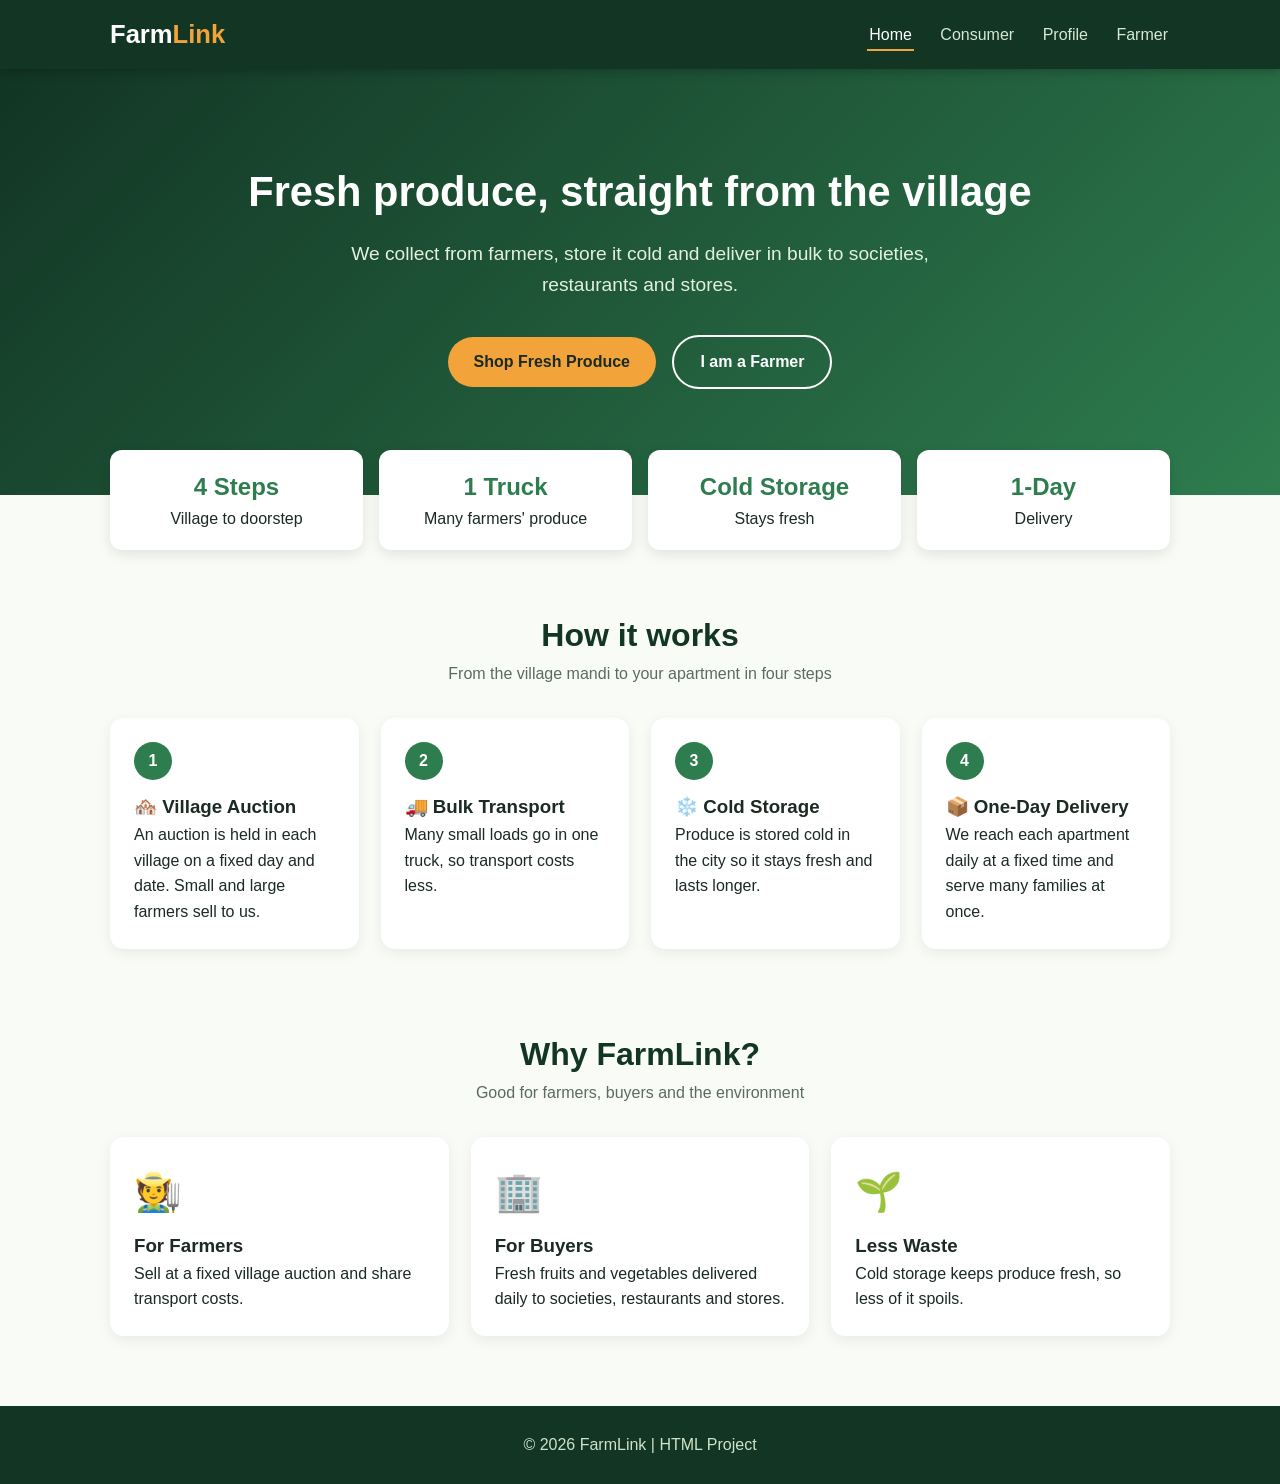
<file: index.html>
<!DOCTYPE html>
<html lang="en">
<head>
  <meta charset="UTF-8">
  <meta name="viewport" content="width=device-width, initial-scale=1.0">
  <title>FarmLink | Fresh Produce Marketplace</title>
  <link rel="stylesheet" href="style.css">
</head>
<body>

<header>
  <div class="nav-bar">
    <h1 class="logo">Farm<span>Link</span></h1>
    <nav>
      <a href="index.html" class="active">Home</a>
      <a href="consumer.html">Consumer</a>
      <a href="profile.html">Profile</a>
      <a href="farmer.html">Farmer</a>
    </nav>
  </div>
</header>

<main>
  <section class="hero">
    <h2>Fresh produce, straight from the village</h2>
    <p>We collect from farmers, store it cold and deliver in bulk to societies, restaurants and stores.</p>
    <a class="btn btn-primary" href="consumer.html">Shop Fresh Produce</a>
    <a class="btn btn-outline" href="farmer.html">I am a Farmer</a>
  </section>

  <div class="stats">
    <div class="stat"><strong>4 Steps</strong>Village to doorstep</div>
    <div class="stat"><strong>1 Truck</strong>Many farmers' produce</div>
    <div class="stat"><strong>Cold Storage</strong>Stays fresh</div>
    <div class="stat"><strong>1-Day</strong>Delivery</div>
  </div>

  <section class="page-section">
    <h2 class="section-title">How it works</h2>
    <p class="section-sub">From the village mandi to your apartment in four steps</p>
    <div class="grid">
      <div class="card">
        <div class="step-num">1</div>
        <h3>🏘️ Village Auction</h3>
        <p>An auction is held in each village on a fixed day and date. Small and large farmers sell to us.</p>
      </div>
      <div class="card">
        <div class="step-num">2</div>
        <h3>🚚 Bulk Transport</h3>
        <p>Many small loads go in one truck, so transport costs less.</p>
      </div>
      <div class="card">
        <div class="step-num">3</div>
        <h3>❄️ Cold Storage</h3>
        <p>Produce is stored cold in the city so it stays fresh and lasts longer.</p>
      </div>
      <div class="card">
        <div class="step-num">4</div>
        <h3>📦 One-Day Delivery</h3>
        <p>We reach each apartment daily at a fixed time and serve many families at once.</p>
      </div>
    </div>
  </section>

  <section class="page-section">
    <h2 class="section-title">Why FarmLink?</h2>
    <p class="section-sub">Good for farmers, buyers and the environment</p>
    <div class="grid">
      <div class="card"><div class="icon">🧑‍🌾</div><h3>For Farmers</h3><p>Sell at a fixed village auction and share transport costs.</p></div>
      <div class="card"><div class="icon">🏢</div><h3>For Buyers</h3><p>Fresh fruits and vegetables delivered daily to societies, restaurants and stores.</p></div>
      <div class="card"><div class="icon">🌱</div><h3>Less Waste</h3><p>Cold storage keeps produce fresh, so less of it spoils.</p></div>
    </div>
  </section>
</main>

<footer><p>&copy; 2026 FarmLink | HTML Project</p></footer>

</body>
</html>
</file>
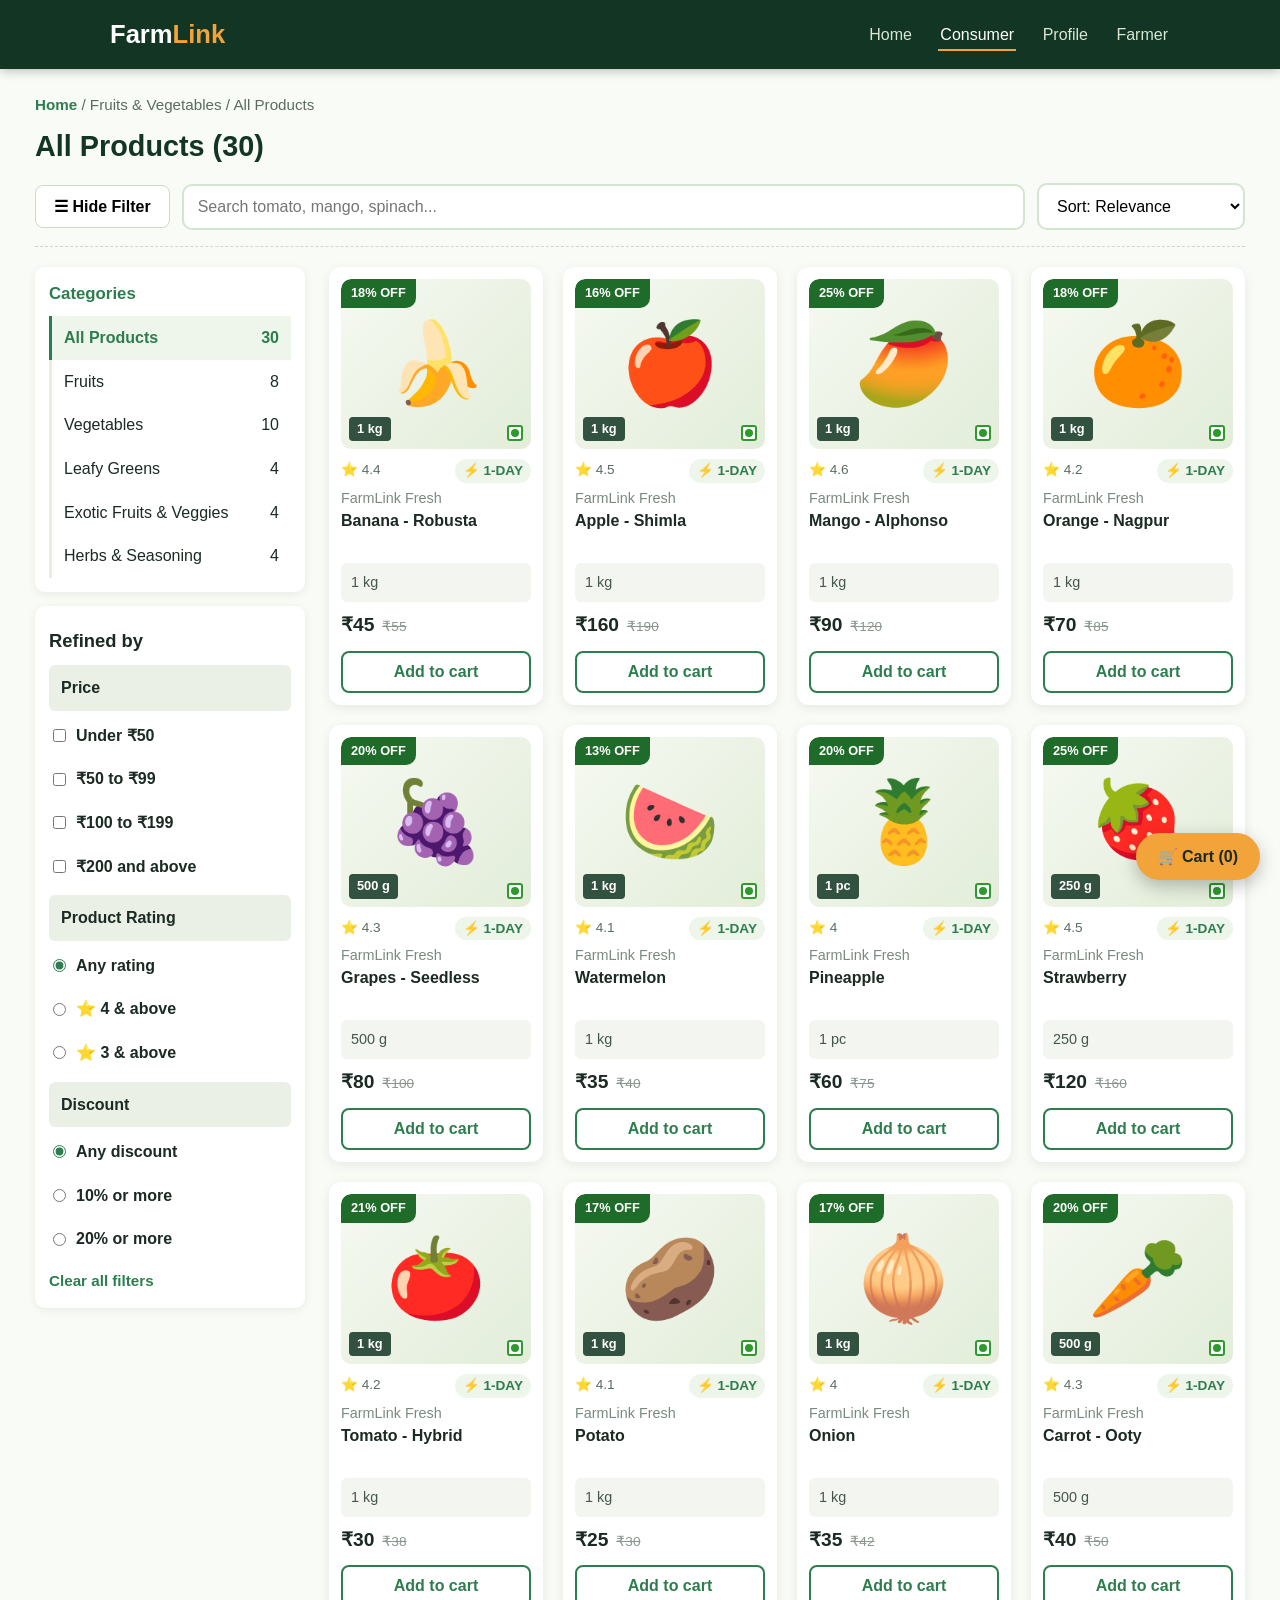
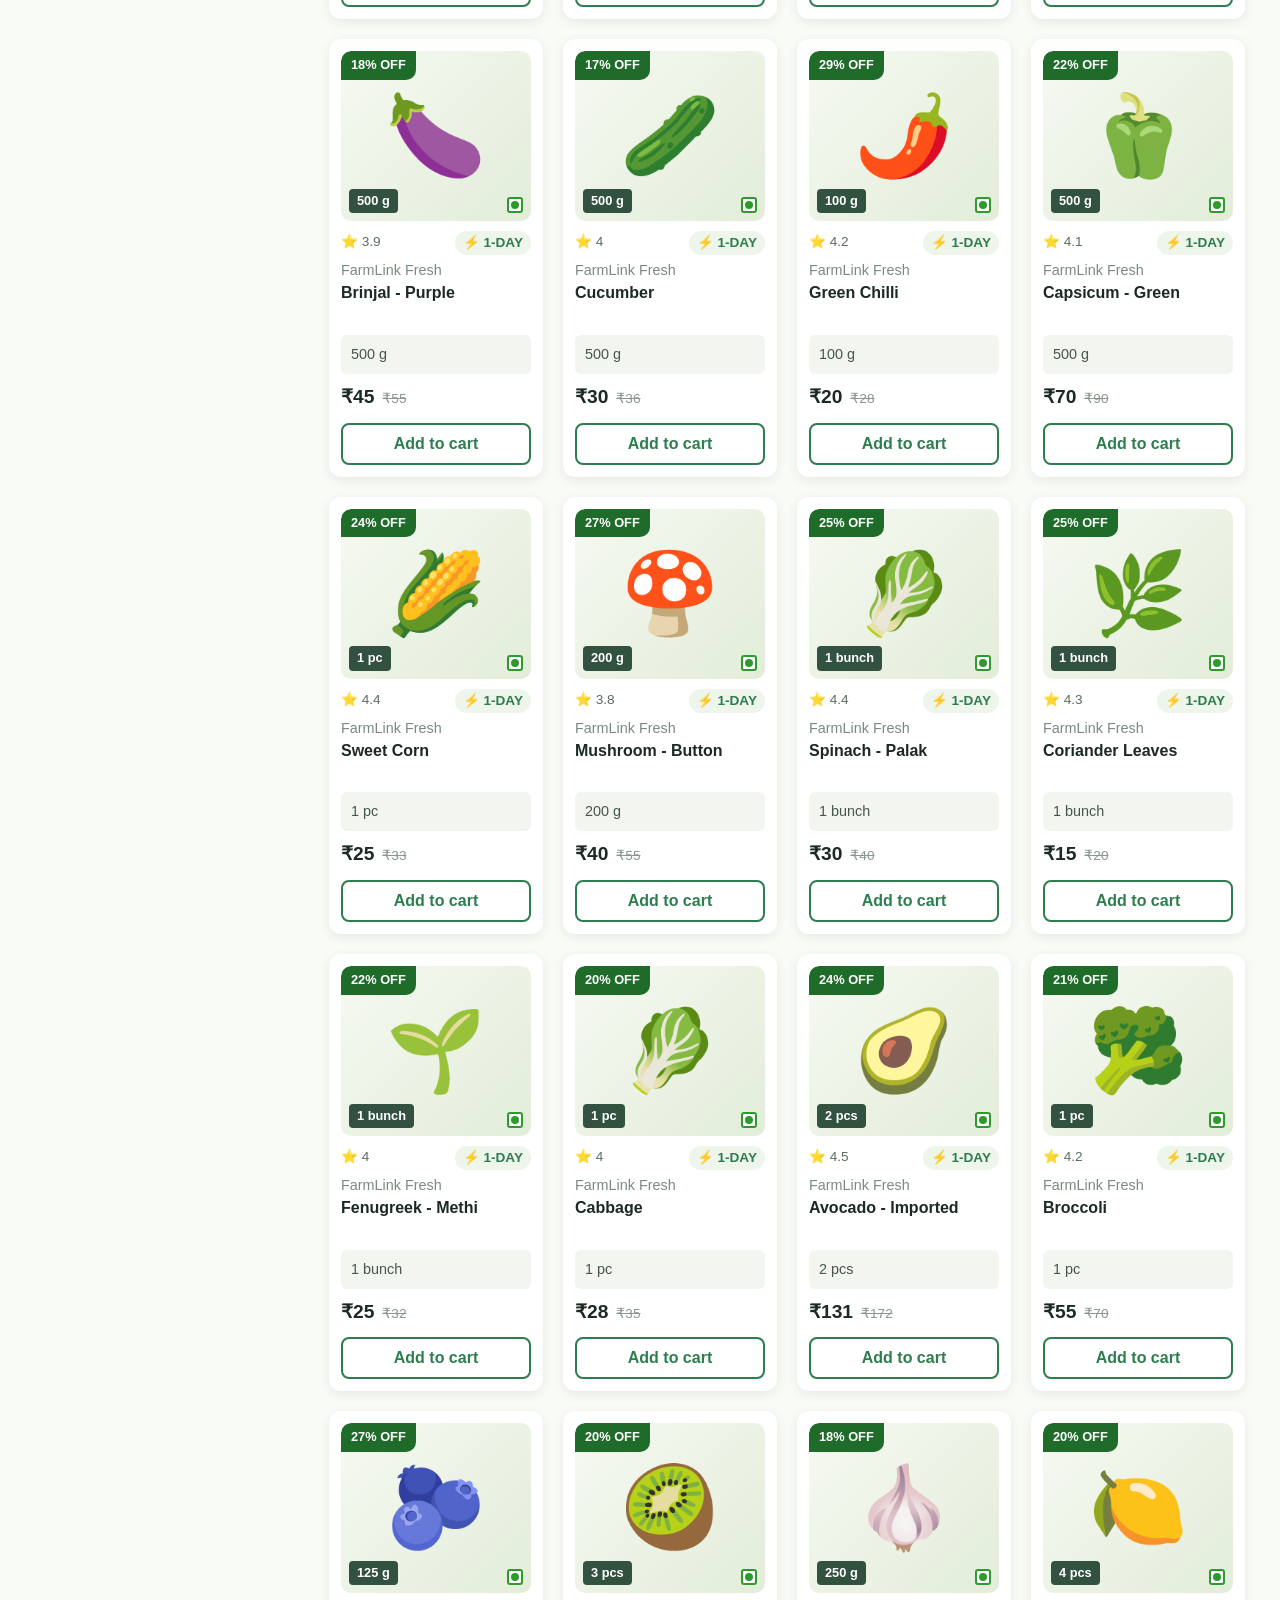
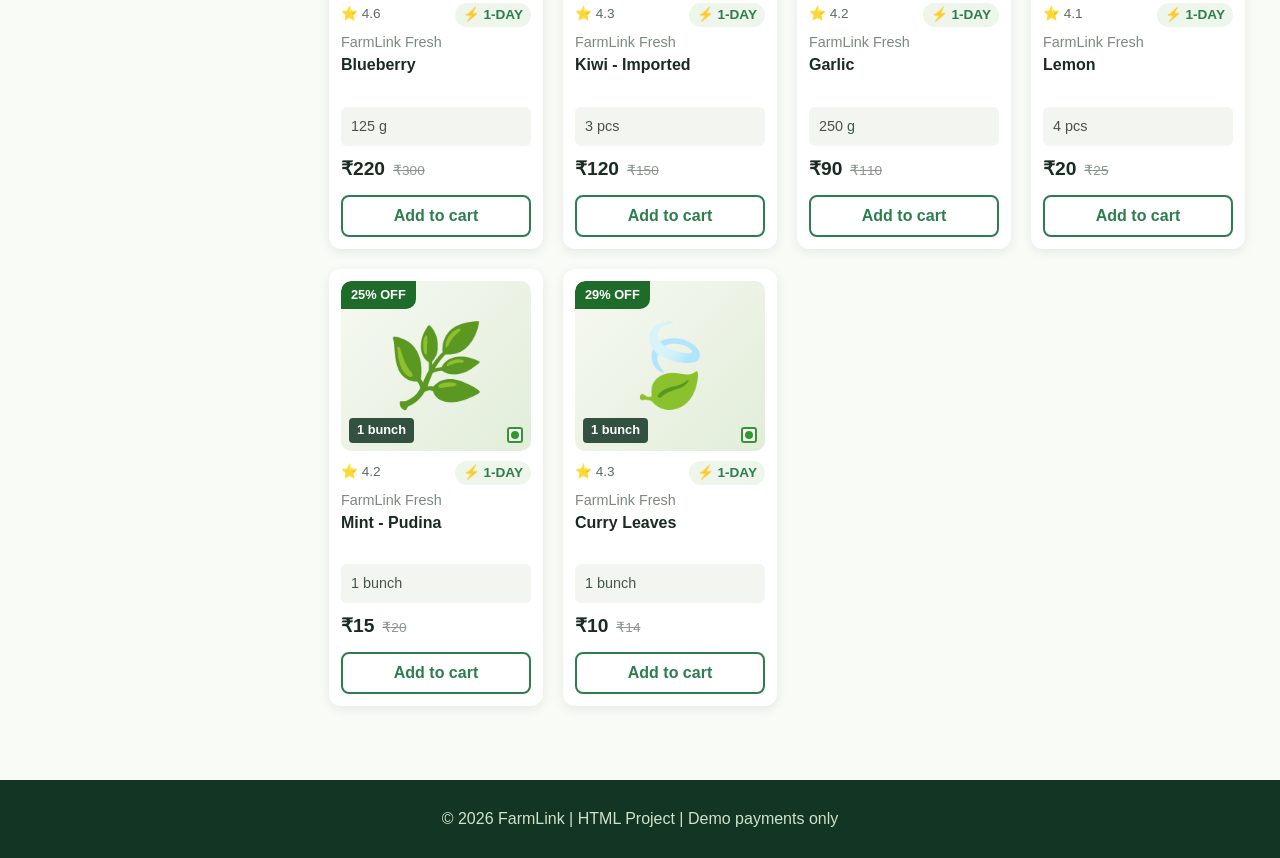
<file: consumer.html>
<!DOCTYPE html>
<html lang="en">
<head>
  <meta charset="UTF-8">
  <meta name="viewport" content="width=device-width, initial-scale=1.0">
  <title>Consumer | FarmLink</title>
  <link rel="stylesheet" href="style.css">
</head>
<body>

<header>
  <div class="nav-bar">
    <h1 class="logo">Farm<span>Link</span></h1>
    <nav>
      <a href="index.html">Home</a>
      <a href="consumer.html" class="active">Consumer</a>
      <a href="profile.html">Profile</a>
      <a href="farmer.html">Farmer</a>
    </nav>
  </div>
</header>

<main>
  <div class="shop-wrap">
    <p class="breadcrumb"><a href="index.html">Home</a> / Fruits &amp; Vegetables / <span id="crumb">All Products</span></p>
    <h2 class="shop-title" id="shopTitle">All Products</h2>
    <p class="welcome-text" id="welcome"></p>

    <div class="toolbar">
      <button class="tool-btn" id="filterBtn" onclick="toggleFilters()">☰ Hide Filter</button>
      <input type="text" id="search" placeholder="Search tomato, mango, spinach..." oninput="onSearch(this.value)">
      <select id="sortBox" onchange="onSort(this.value)">
        <option value="relevance">Sort: Relevance</option>
        <option value="low">Price: Low to High</option>
        <option value="high">Price: High to Low</option>
        <option value="rating">Rating: High to Low</option>
        <option value="discount">Discount: High to Low</option>
        <option value="name">Name: A to Z</option>
      </select>
    </div>

    <div class="shop-body" id="shopBody">

      <aside class="filters">
        <div class="filter-box">
          <h4>Categories</h4>
          <div id="catList"></div>
        </div>

        <div class="filter-box">
          <p class="refined">Refined by</p>

          <div class="filter-title">Price</div>
          <div id="priceFilters"></div>

          <div class="filter-title">Product Rating</div>
          <label class="check"><input type="radio" name="rate" value="0" checked onchange="onRating(0)"> Any rating</label>
          <label class="check"><input type="radio" name="rate" value="4" onchange="onRating(4)"> ⭐ 4 &amp; above</label>
          <label class="check"><input type="radio" name="rate" value="3" onchange="onRating(3)"> ⭐ 3 &amp; above</label>

          <div class="filter-title">Discount</div>
          <label class="check"><input type="radio" name="disc" value="0" checked onchange="onDiscount(0)"> Any discount</label>
          <label class="check"><input type="radio" name="disc" value="10" onchange="onDiscount(10)"> 10% or more</label>
          <label class="check"><input type="radio" name="disc" value="20" onchange="onDiscount(20)"> 20% or more</label>

          <button class="clear-link" onclick="clearFilters()">Clear all filters</button>
        </div>
      </aside>

      <div class="product-grid" id="productGrid"></div>
    </div>
  </div>
</main>

<footer><p>&copy; 2026 FarmLink | HTML Project | Demo payments only</p></footer>

<!-- Cart button, dark overlay and sliding cart panel -->
<button class="cart-fab" onclick="toggleCart()">🛒 Cart (<span id="fabCount">0</span>)</button>
<div class="overlay" id="overlay" onclick="toggleCart()"></div>

<aside class="drawer" id="drawer">
  <div class="drawer-head">
    <h3>🛒 Your Cart (<span id="cartCount">0</span> items)</h3>
    <button class="close-btn" onclick="toggleCart()">✕</button>
  </div>

  <div id="cartList"><p>Your cart is empty.</p></div>
  <p class="cart-total">Total: ₹<span id="cartTotal">0</span></p>

  <div class="form-row">
    <label for="area">Society / delivery area</label>
    <input type="text" id="area" placeholder="e.g. Green Valley Apartments">
    <p class="pay-note">Tip: save it once on the <a href="profile.html" style="color:var(--green);font-weight:700;">Profile</a> page.</p>
  </div>

  <p class="pay-title">💳 Payment method <span class="demo-badge">DEMO</span></p>

  <label class="pay-option selected" id="opt-upi">
    <input type="radio" name="pay" value="UPI" checked onchange="choosePay()"> 📱 UPI
  </label>
  <label class="pay-option" id="opt-card">
    <input type="radio" name="pay" value="Card" onchange="choosePay()"> 💳 Debit / Credit Card
  </label>
  <label class="pay-option" id="opt-cod">
    <input type="radio" name="pay" value="Cash on Delivery" onchange="choosePay()"> 💵 Cash on Delivery
  </label>

  <div class="form-row" id="upiBox">
    <label for="upiId">UPI ID</label>
    <input type="text" id="upiId" placeholder="e.g. name@upi">
  </div>
  <p class="pay-note" id="payNote"></p>

  <button class="btn btn-primary" id="payBtn" onclick="payNow()">Pay &amp; place order</button>
  <button class="btn btn-green" onclick="clearCart()">Clear</button>
  <p class="message" id="orderMsg"></p>
  <div id="receipt"></div>
</aside>

<div class="toast" id="toast"></div>

<script>
  // ================= PRODUCT DATA =================
  // To use a real photo, put the file in an "images" folder and write
  // image: "images/tomato.jpg"  (leave "" to show the emoji)
  // Prices are sample prices for the project.
  const products = [
    { id: 1,  name: "Banana - Robusta",    cat: "Fruits",       emoji: "🍌", price: 45,  mrp: 55,  unit: "1 kg",    rating: 4.4, image: "" },
    { id: 2,  name: "Apple - Shimla",      cat: "Fruits",       emoji: "🍎", price: 160, mrp: 190, unit: "1 kg",    rating: 4.5, image: "" },
    { id: 3,  name: "Mango - Alphonso",    cat: "Fruits",       emoji: "🥭", price: 90,  mrp: 120, unit: "1 kg",    rating: 4.6, image: "" },
    { id: 4,  name: "Orange - Nagpur",     cat: "Fruits",       emoji: "🍊", price: 70,  mrp: 85,  unit: "1 kg",    rating: 4.2, image: "" },
    { id: 5,  name: "Grapes - Seedless",   cat: "Fruits",       emoji: "🍇", price: 80,  mrp: 100, unit: "500 g",   rating: 4.3, image: "" },
    { id: 6,  name: "Watermelon",          cat: "Fruits",       emoji: "🍉", price: 35,  mrp: 40,  unit: "1 kg",    rating: 4.1, image: "" },
    { id: 7,  name: "Pineapple",           cat: "Fruits",       emoji: "🍍", price: 60,  mrp: 75,  unit: "1 pc",    rating: 4.0, image: "" },
    { id: 8,  name: "Strawberry",          cat: "Fruits",       emoji: "🍓", price: 120, mrp: 160, unit: "250 g",   rating: 4.5, image: "" },

    { id: 9,  name: "Tomato - Hybrid",     cat: "Vegetables",   emoji: "🍅", price: 30,  mrp: 38,  unit: "1 kg",    rating: 4.2, image: "" },
    { id: 10, name: "Potato",              cat: "Vegetables",   emoji: "🥔", price: 25,  mrp: 30,  unit: "1 kg",    rating: 4.1, image: "" },
    { id: 11, name: "Onion",               cat: "Vegetables",   emoji: "🧅", price: 35,  mrp: 42,  unit: "1 kg",    rating: 4.0, image: "" },
    { id: 12, name: "Carrot - Ooty",       cat: "Vegetables",   emoji: "🥕", price: 40,  mrp: 50,  unit: "500 g",   rating: 4.3, image: "" },
    { id: 13, name: "Brinjal - Purple",    cat: "Vegetables",   emoji: "🍆", price: 45,  mrp: 55,  unit: "500 g",   rating: 3.9, image: "" },
    { id: 14, name: "Cucumber",            cat: "Vegetables",   emoji: "🥒", price: 30,  mrp: 36,  unit: "500 g",   rating: 4.0, image: "" },
    { id: 15, name: "Green Chilli",        cat: "Vegetables",   emoji: "🌶️", price: 20,  mrp: 28,  unit: "100 g",   rating: 4.2, image: "" },
    { id: 16, name: "Capsicum - Green",    cat: "Vegetables",   emoji: "🫑", price: 70,  mrp: 90,  unit: "500 g",   rating: 4.1, image: "" },
    { id: 17, name: "Sweet Corn",          cat: "Vegetables",   emoji: "🌽", price: 25,  mrp: 33,  unit: "1 pc",    rating: 4.4, image: "" },
    { id: 18, name: "Mushroom - Button",   cat: "Vegetables",   emoji: "🍄", price: 40,  mrp: 55,  unit: "200 g",   rating: 3.8, image: "" },

    { id: 19, name: "Spinach - Palak",     cat: "Leafy Greens", emoji: "🥬", price: 30,  mrp: 40,  unit: "1 bunch", rating: 4.4, image: "" },
    { id: 20, name: "Coriander Leaves",    cat: "Leafy Greens", emoji: "🌿", price: 15,  mrp: 20,  unit: "1 bunch", rating: 4.3, image: "" },
    { id: 21, name: "Fenugreek - Methi",   cat: "Leafy Greens", emoji: "🌱", price: 25,  mrp: 32,  unit: "1 bunch", rating: 4.0, image: "" },
    { id: 22, name: "Cabbage",             cat: "Leafy Greens", emoji: "🥬", price: 28,  mrp: 35,  unit: "1 pc",    rating: 4.0, image: "" },

    { id: 23, name: "Avocado - Imported",  cat: "Exotic Fruits & Veggies", emoji: "🥑", price: 131, mrp: 172, unit: "2 pcs",  rating: 4.5, image: "" },
    { id: 24, name: "Broccoli",            cat: "Exotic Fruits & Veggies", emoji: "🥦", price: 55,  mrp: 70,  unit: "1 pc",   rating: 4.2, image: "" },
    { id: 25, name: "Blueberry",           cat: "Exotic Fruits & Veggies", emoji: "🫐", price: 220, mrp: 300, unit: "125 g",  rating: 4.6, image: "" },
    { id: 26, name: "Kiwi - Imported",     cat: "Exotic Fruits & Veggies", emoji: "🥝", price: 120, mrp: 150, unit: "3 pcs",  rating: 4.3, image: "" },

    { id: 27, name: "Garlic",              cat: "Herbs & Seasoning", emoji: "🧄", price: 90, mrp: 110, unit: "250 g",   rating: 4.2, image: "" },
    { id: 28, name: "Lemon",               cat: "Herbs & Seasoning", emoji: "🍋", price: 20, mrp: 25,  unit: "4 pcs",   rating: 4.1, image: "" },
    { id: 29, name: "Mint - Pudina",       cat: "Herbs & Seasoning", emoji: "🌿", price: 15, mrp: 20,  unit: "1 bunch", rating: 4.2, image: "" },
    { id: 30, name: "Curry Leaves",        cat: "Herbs & Seasoning", emoji: "🍃", price: 10, mrp: 14,  unit: "1 bunch", rating: 4.3, image: "" }
  ];

  const categories = ["Fruits", "Vegetables", "Leafy Greens", "Exotic Fruits & Veggies", "Herbs & Seasoning"];

  // price ranges: min is included, max is not included
  const priceRanges = [
    { label: "Under ₹50",       min: 0,   max: 50 },
    { label: "₹50 to ₹99",      min: 50,  max: 100 },
    { label: "₹100 to ₹199",    min: 100, max: 200 },
    { label: "₹200 and above",  min: 200, max: Infinity }
  ];

  // ================= FILTER STATE =================
  let filters = { cat: "All", search: "", sort: "relevance", ranges: [], rating: 0, discount: 0 };

  function discountOf(p) {
    return Math.round((p.mrp - p.price) / p.mrp * 100);
  }

  function getVisible() {
    let list = products.filter(function (p) {
      if (filters.cat !== "All" && p.cat !== filters.cat) { return false; }
      if (filters.search !== "" && p.name.toLowerCase().indexOf(filters.search) === -1) { return false; }
      if (p.rating < filters.rating) { return false; }
      if (discountOf(p) < filters.discount) { return false; }
      if (filters.ranges.length > 0) {
        const ok = filters.ranges.some(function (i) {
          return p.price >= priceRanges[i].min && p.price < priceRanges[i].max;
        });
        if (!ok) { return false; }
      }
      return true;
    });

    if (filters.sort === "low")      { list.sort(function (a, b) { return a.price - b.price; }); }
    if (filters.sort === "high")     { list.sort(function (a, b) { return b.price - a.price; }); }
    if (filters.sort === "rating")   { list.sort(function (a, b) { return b.rating - a.rating; }); }
    if (filters.sort === "discount") { list.sort(function (a, b) { return discountOf(b) - discountOf(a); }); }
    if (filters.sort === "name")     { list.sort(function (a, b) { return a.name.localeCompare(b.name); }); }
    return list;
  }

  // ================= DRAWING THE PAGE =================
  function cardHTML(p) {
    const off = discountOf(p);
    const pic = p.image
      ? '<img src="' + p.image + '" alt="' + p.name + '">'
      : '<span class="emoji-big">' + p.emoji + '</span>';
    return '<div class="p-card">' +
      '<div class="p-img">' +
        (off > 0 ? '<span class="off-tag">' + off + '% OFF</span>' : '') +
        pic +
        '<span class="pack-tag">' + p.unit + '</span>' +
        '<span class="veg-dot"></span>' +
      '</div>' +
      '<div class="p-meta"><span>⭐ ' + p.rating + '</span><span class="fast">⚡ 1-DAY</span></div>' +
      '<div class="p-brand">FarmLink Fresh</div>' +
      '<div class="p-name">' + p.name + '</div>' +
      '<div class="p-unit">' + p.unit + '</div>' +
      '<div class="p-price"><strong>₹' + p.price + '</strong><span class="mrp">₹' + p.mrp + '</span></div>' +
      '<button class="add-btn" onclick="addToCart(' + p.id + ')">Add to cart</button>' +
    '</div>';
  }

  function renderCategories() {
    let html = '<div class="cat-item' + (filters.cat === "All" ? ' active' : '') +
               '" onclick="setCategory(\'All\')"><span>All Products</span><span>' + products.length + '</span></div>';
    categories.forEach(function (c) {
      const count = products.filter(function (p) { return p.cat === c; }).length;
      html += '<div class="cat-item' + (filters.cat === c ? ' active' : '') +
              '" onclick="setCategory(\'' + c.replace("&", "&amp;") + '\')"><span>' + c + '</span><span>' + count + '</span></div>';
    });
    document.getElementById("catList").innerHTML = html;
  }

  function renderPriceFilters() {
    let html = "";
    priceRanges.forEach(function (r, i) {
      html += '<label class="check"><input type="checkbox" onchange="onPrice(' + i + ', this.checked)"> ' + r.label + '</label>';
    });
    document.getElementById("priceFilters").innerHTML = html;
  }

  function render() {
    const list = getVisible();
    const title = (filters.cat === "All" ? "All Products" : filters.cat);
    document.getElementById("shopTitle").textContent = title + " (" + list.length + ")";
    document.getElementById("crumb").textContent = title;

    if (list.length === 0) {
      document.getElementById("productGrid").innerHTML =
        '<div class="empty-msg"><h3>No products found</h3><p>Try clearing some filters.</p></div>';
    } else {
      document.getElementById("productGrid").innerHTML = list.map(cardHTML).join("");
    }
    renderCategories();
  }

  // ================= FILTER ACTIONS =================
  function setCategory(name) { filters.cat = name.replace("&amp;", "&"); render(); }
  function onSearch(text)    { filters.search = text.toLowerCase().trim(); render(); }
  function onSort(value)     { filters.sort = value; render(); }
  function onRating(v)       { filters.rating = v; render(); }
  function onDiscount(v)     { filters.discount = v; render(); }

  function onPrice(index, checked) {
    if (checked) {
      filters.ranges.push(index);
    } else {
      filters.ranges = filters.ranges.filter(function (i) { return i !== index; });
    }
    render();
  }

  function clearFilters() {
    filters = { cat: "All", search: "", sort: "relevance", ranges: [], rating: 0, discount: 0 };
    document.getElementById("search").value = "";
    document.getElementById("sortBox").value = "relevance";
    document.querySelectorAll("#priceFilters input").forEach(function (b) { b.checked = false; });
    document.querySelector('input[name="rate"][value="0"]').checked = true;
    document.querySelector('input[name="disc"][value="0"]').checked = true;
    render();
  }

  function toggleFilters() {
    const body = document.getElementById("shopBody");
    body.classList.toggle("no-filter");
    document.getElementById("filterBtn").textContent =
      body.classList.contains("no-filter") ? "☰ Show Filter" : "☰ Hide Filter";
  }

  // ================= CART =================
  let cart = {};   // looks like { 9: 2, 3: 1 }  ->  product id : quantity

  function getProduct(id) {
    return products.find(function (p) { return p.id === id; });
  }

  function toggleCart() {
    document.getElementById("drawer").classList.toggle("open");
    document.getElementById("overlay").classList.toggle("show");
  }

  function showToast(text) {
    const t = document.getElementById("toast");
    t.textContent = text;
    t.classList.add("show");
    setTimeout(function () { t.classList.remove("show"); }, 1400);
  }

  function addToCart(id) {
    cart[id] = (cart[id] || 0) + 1;
    showCart();
    showToast("Added " + getProduct(id).name);
  }

  function changeQty(id, change) {
    cart[id] = (cart[id] || 0) + change;
    if (cart[id] <= 0) { delete cart[id]; }
    showCart();
  }

  function getTotal() {
    let total = 0;
    for (const id in cart) { total = total + getProduct(Number(id)).price * cart[id]; }
    return total;
  }

  function showCart() {
    let html = "";
    let items = 0;
    for (const id in cart) {
      const p = getProduct(Number(id));
      items = items + cart[id];
      html += '<div class="cart-item"><span>' + p.emoji + ' ' + p.name + '</span>' +
              '<span class="qty-ctrl"><button onclick="changeQty(' + p.id + ', -1)">−</button>' +
              cart[id] +
              '<button onclick="changeQty(' + p.id + ', 1)">+</button></span>' +
              '<span>₹' + (p.price * cart[id]) + '</span></div>';
    }
    document.getElementById("cartList").innerHTML = html || "<p>Your cart is empty.</p>";
    document.getElementById("cartTotal").textContent = getTotal();
    document.getElementById("cartCount").textContent = items;
    document.getElementById("fabCount").textContent = items;
  }

  function clearCart() {
    cart = {};
    showCart();
    document.getElementById("orderMsg").textContent = "";
    document.getElementById("receipt").innerHTML = "";
  }

  // ================= PROFILE + ORDER HISTORY =================
  function getProfile() {
    try { return JSON.parse(localStorage.getItem("farmlinkProfile")); }
    catch (e) { return null; }
  }

  function loadProfileIntoPage() {
    const p = getProfile();
    if (!p) { return; }
    document.getElementById("area").value = p.area;
    document.getElementById("welcome").textContent =
      "Welcome back, " + p.name + "! Daily delivery time: " + p.time;
  }

  function saveOrder(orderId, method, total, area, itemsText) {
    let orders = [];
    try { orders = JSON.parse(localStorage.getItem("farmlinkOrders")) || []; }
    catch (e) { orders = []; }
    orders.push({
      id: orderId,
      date: new Date().toLocaleDateString("en-IN"),
      items: itemsText,
      method: method,
      total: total,
      area: area
    });
    localStorage.setItem("farmlinkOrders", JSON.stringify(orders));
  }

  // ================= DEMO PAYMENT =================
  function selectedMethod() {
    return document.querySelector('input[name="pay"]:checked').value;
  }

  function choosePay() {
    const method = selectedMethod();
    document.getElementById("opt-upi").classList.toggle("selected", method === "UPI");
    document.getElementById("opt-card").classList.toggle("selected", method === "Card");
    document.getElementById("opt-cod").classList.toggle("selected", method === "Cash on Delivery");

    document.getElementById("upiBox").style.display = method === "UPI" ? "block" : "none";

    const note = document.getElementById("payNote");
    if (method === "UPI") { note.textContent = "Demo only: enter any ID with @ in it. No real payment is made."; }
    if (method === "Card") { note.textContent = "Demo only: no card details are asked or stored."; }
    if (method === "Cash on Delivery") { note.textContent = "Pay in cash when the delivery arrives."; }

    document.getElementById("payBtn").textContent =
      method === "Cash on Delivery" ? "Place order" : "Pay & place order";
  }

  function payNow() {
    const area = document.getElementById("area").value.trim();
    const msg = document.getElementById("orderMsg");
    const method = selectedMethod();
    document.getElementById("receipt").innerHTML = "";

    if (Object.keys(cart).length === 0) {
      msg.textContent = "Please add some items first.";
      return;
    }
    if (area === "") {
      msg.textContent = "Please enter your society or delivery area.";
      return;
    }
    if (method === "UPI") {
      const upi = document.getElementById("upiId").value.trim();
      if (upi.indexOf("@") === -1) {
        msg.textContent = "Please enter a valid UPI ID (it must contain @).";
        return;
      }
    }

    const total = getTotal();
    const btn = document.getElementById("payBtn");
    btn.disabled = true;
    msg.textContent = method === "Cash on Delivery" ? "Placing your order..." : "Processing payment...";

    const itemsText = Object.keys(cart).map(function (id) {
      return getProduct(Number(id)).name + " × " + cart[id];
    }).join(", ");

    setTimeout(function () {
      const orderId = "FL" + Math.floor(100000 + Math.random() * 900000);
      const status = method === "Cash on Delivery" ? "Pay ₹" + total + " on delivery" : "Paid ₹" + total + " (demo)";

      document.getElementById("receipt").innerHTML =
        '<div class="success-box">' +
        '<strong>✅ Order confirmed</strong><br>' +
        'Order ID: ' + orderId + '<br>' +
        'Payment: ' + method + '<br>' +
        'Status: ' + status + '<br>' +
        'Delivery to: ' + area + ' at the daily fixed time' +
        '</div>';

      saveOrder(orderId, method, total, area, itemsText);

      msg.textContent = "";
      cart = {};
      showCart();
      btn.disabled = false;
    }, 1500);
  }

  // ================= START =================
  renderPriceFilters();
  render();
  showCart();
  choosePay();
  loadProfileIntoPage();
</script>

</body>
</html>
</file>
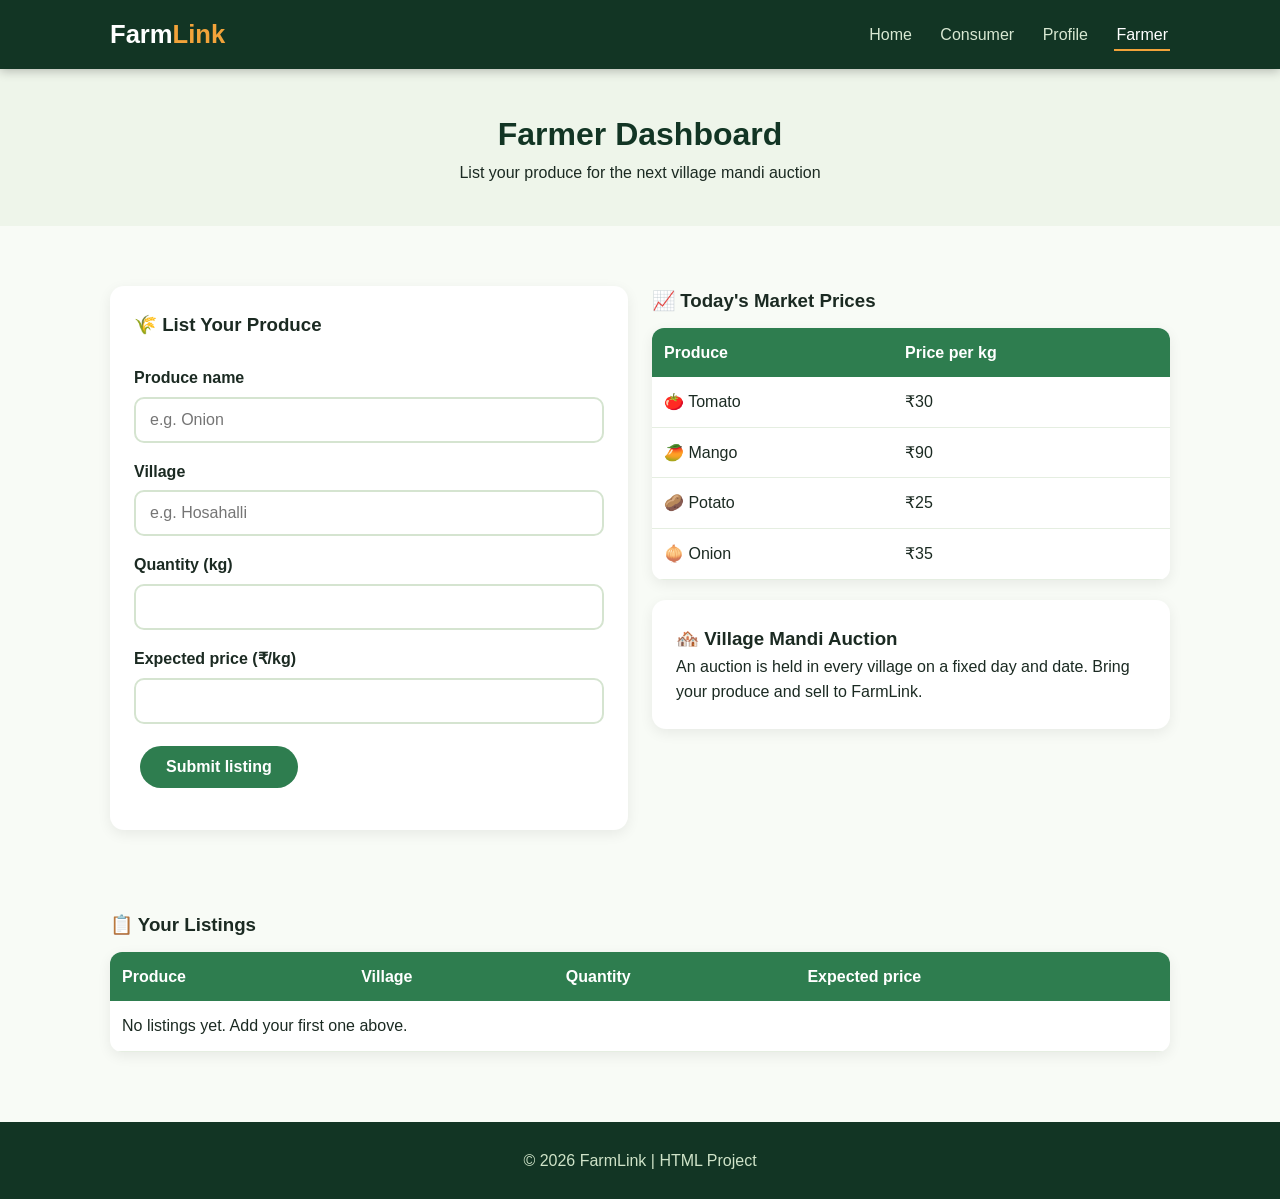
<file: farmer.html>
<!DOCTYPE html>
<html lang="en">
<head>
  <meta charset="UTF-8">
  <meta name="viewport" content="width=device-width, initial-scale=1.0">
  <title>Farmer Dashboard | FarmLink</title>
  <link rel="stylesheet" href="style.css">
</head>
<body>

<header>
  <div class="nav-bar">
    <h1 class="logo">Farm<span>Link</span></h1>
    <nav>
      <a href="index.html">Home</a>
      <a href="consumer.html">Consumer</a>
      <a href="profile.html">Profile</a>
      <a href="farmer.html" class="active">Farmer</a>
    </nav>
  </div>
</header>

<main>
  <section class="page-banner">
    <h2>Farmer Dashboard</h2>
    <p>List your produce for the next village mandi auction</p>
  </section>

  <section class="page-section">
    <div class="two-col">

      <div class="card">
        <h3>🌾 List Your Produce</h3><br>
        <div class="form-row">
          <label for="pname">Produce name</label>
          <input type="text" id="pname" placeholder="e.g. Onion">
        </div>
        <div class="form-row">
          <label for="village">Village</label>
          <input type="text" id="village" placeholder="e.g. Hosahalli">
        </div>
        <div class="form-row">
          <label for="qty">Quantity (kg)</label>
          <input type="number" id="qty" min="1">
        </div>
        <div class="form-row">
          <label for="price">Expected price (₹/kg)</label>
          <input type="number" id="price" min="1">
        </div>
        <button class="btn btn-green" onclick="addListing()">Submit listing</button>
        <p class="message" id="msg"></p>
      </div>

      <div>
        <h3 style="margin-bottom:12px;">📈 Today's Market Prices</h3>
        <table>
          <tr><th>Produce</th><th>Price per kg</th></tr>
          <tr><td>🍅 Tomato</td><td>₹30</td></tr>
          <tr><td>🥭 Mango</td><td>₹90</td></tr>
          <tr><td>🥔 Potato</td><td>₹25</td></tr>
          <tr><td>🧅 Onion</td><td>₹35</td></tr>
        </table>
        <div class="card" style="margin-top:20px;">
          <h3>🏘️ Village Mandi Auction</h3>
          <p>An auction is held in every village on a fixed day and date. Bring your produce and sell to FarmLink.</p>
        </div>
      </div>

    </div>
  </section>

  <section class="page-section">
    <h3 style="margin-bottom:12px;">📋 Your Listings</h3>
    <table>
      <thead>
        <tr><th>Produce</th><th>Village</th><th>Quantity</th><th>Expected price</th></tr>
      </thead>
      <tbody id="listingBody">
        <tr id="emptyRow"><td colspan="4">No listings yet. Add your first one above.</td></tr>
      </tbody>
    </table>
  </section>
</main>

<footer><p>&copy; 2026 FarmLink | HTML Project</p></footer>

<script>
  function addListing() {
    const name = document.getElementById("pname").value.trim();
    const village = document.getElementById("village").value.trim();
    const qty = document.getElementById("qty").value;
    const price = document.getElementById("price").value;
    const msg = document.getElementById("msg");

    if (name === "" || qty === "" || price === "") {
      msg.textContent = "Please fill produce name, quantity and price.";
      return;
    }

    const emptyRow = document.getElementById("emptyRow");
    if (emptyRow) { emptyRow.remove(); }

    const row = document.createElement("tr");
    [name, village || "-", qty + " kg", "₹" + price + "/kg"].forEach(function (text) {
      const cell = document.createElement("td");
      cell.textContent = text;
      row.appendChild(cell);
    });
    document.getElementById("listingBody").appendChild(row);

    document.getElementById("pname").value = "";
    document.getElementById("village").value = "";
    document.getElementById("qty").value = "";
    document.getElementById("price").value = "";
    msg.textContent = "Listing added!";
  }
</script>

</body>
</html>
</file>
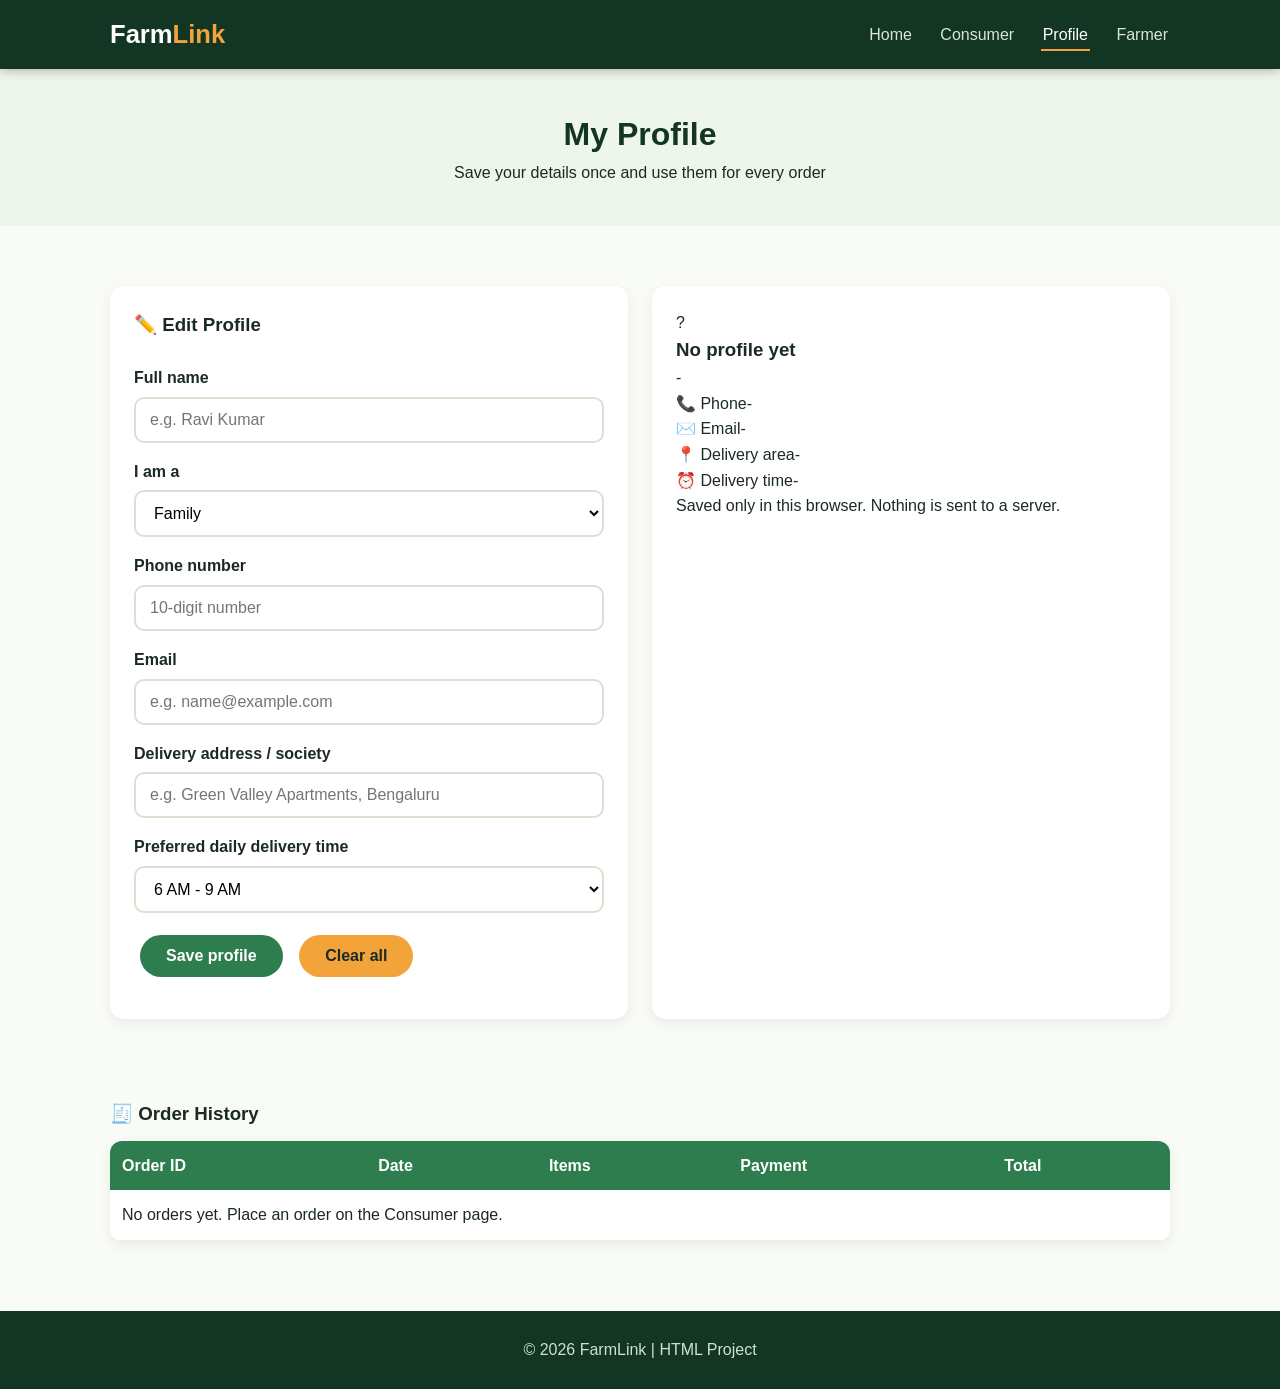
<file: profile.html>
<!DOCTYPE html>
<html lang="en">
<head>
  <meta charset="UTF-8">
  <meta name="viewport" content="width=device-width, initial-scale=1.0">
  <title>My Profile | FarmLink</title>
  <link rel="stylesheet" href="style.css">
</head>
<body>

<header>
  <div class="nav-bar">
    <h1 class="logo">Farm<span>Link</span></h1>
    <nav>
      <a href="index.html">Home</a>
      <a href="consumer.html">Consumer</a>
      <a href="profile.html" class="active">Profile</a>
      <a href="farmer.html">Farmer</a>
    </nav>
  </div>
</header>

<main>
  <section class="page-banner">
    <h2>My Profile</h2>
    <p>Save your details once and use them for every order</p>
  </section>

  <section class="page-section">
    <div class="two-col">

      <div class="card">
        <h3>✏️ Edit Profile</h3><br>

        <div class="form-row">
          <label for="pName">Full name</label>
          <input type="text" id="pName" placeholder="e.g. Ravi Kumar">
        </div>
        <div class="form-row">
          <label for="pType">I am a</label>
          <select id="pType">
            <option>Family</option>
            <option>Apartment society</option>
            <option>Restaurant</option>
            <option>Store</option>
            <option>Bulk buyer</option>
          </select>
        </div>
        <div class="form-row">
          <label for="pPhone">Phone number</label>
          <input type="tel" id="pPhone" placeholder="10-digit number">
        </div>
        <div class="form-row">
          <label for="pEmail">Email</label>
          <input type="email" id="pEmail" placeholder="e.g. name@example.com">
        </div>
        <div class="form-row">
          <label for="pArea">Delivery address / society</label>
          <input type="text" id="pArea" placeholder="e.g. Green Valley Apartments, Bengaluru">
        </div>
        <div class="form-row">
          <label for="pTime">Preferred daily delivery time</label>
          <select id="pTime">
            <option>6 AM - 9 AM</option>
            <option>9 AM - 12 PM</option>
            <option>4 PM - 7 PM</option>
          </select>
        </div>

        <button class="btn btn-green" onclick="saveProfile()">Save profile</button>
        <button class="btn btn-primary" onclick="clearProfile()">Clear all</button>
        <p class="message" id="profMsg"></p>
      </div>

      <div class="card">
        <div class="avatar" id="avatar">?</div>
        <h3 class="profile-name" id="sName">No profile yet</h3>
        <p class="profile-type"><span class="type-badge" id="sType">-</span></p>
        <div class="profile-line"><span>📞 Phone</span><span id="sPhone">-</span></div>
        <div class="profile-line"><span>✉️ Email</span><span id="sEmail">-</span></div>
        <div class="profile-line"><span>📍 Delivery area</span><span id="sArea">-</span></div>
        <div class="profile-line"><span>⏰ Delivery time</span><span id="sTime">-</span></div>
        <p class="pay-note">Saved only in this browser. Nothing is sent to a server.</p>
      </div>

    </div>
  </section>

  <section class="page-section">
    <h3 style="margin-bottom:12px;">🧾 Order History</h3>
    <table>
      <thead>
        <tr><th>Order ID</th><th>Date</th><th>Items</th><th>Payment</th><th>Total</th></tr>
      </thead>
      <tbody id="orderBody">
        <tr><td colspan="5">No orders yet. Place an order on the Consumer page.</td></tr>
      </tbody>
    </table>
  </section>
</main>

<footer><p>&copy; 2026 FarmLink | HTML Project</p></footer>

<script>
  function getProfile() {
    try { return JSON.parse(localStorage.getItem("farmlinkProfile")); }
    catch (e) { return null; }
  }

  function getOrders() {
    try { return JSON.parse(localStorage.getItem("farmlinkOrders")) || []; }
    catch (e) { return []; }
  }

  function saveProfile() {
    const name = document.getElementById("pName").value.trim();
    const phone = document.getElementById("pPhone").value.trim();
    const area = document.getElementById("pArea").value.trim();
    const msg = document.getElementById("profMsg");

    if (name === "" || area === "") {
      msg.textContent = "Please enter your name and delivery address.";
      return;
    }
    if (phone !== "" && !/^[0-9]{10}$/.test(phone)) {
      msg.textContent = "Phone number must be exactly 10 digits.";
      return;
    }

    const profile = {
      name: name,
      type: document.getElementById("pType").value,
      phone: phone,
      email: document.getElementById("pEmail").value.trim(),
      area: area,
      time: document.getElementById("pTime").value
    };
    localStorage.setItem("farmlinkProfile", JSON.stringify(profile));
    msg.textContent = "Profile saved!";
    showProfile();
  }

  function showProfile() {
    const p = getProfile();
    if (!p) { return; }
    document.getElementById("avatar").textContent = p.name.charAt(0).toUpperCase();
    document.getElementById("sName").textContent = p.name;
    document.getElementById("sType").textContent = p.type;
    document.getElementById("sPhone").textContent = p.phone || "-";
    document.getElementById("sEmail").textContent = p.email || "-";
    document.getElementById("sArea").textContent = p.area;
    document.getElementById("sTime").textContent = p.time;
  }

  function fillForm() {
    const p = getProfile();
    if (!p) { return; }
    document.getElementById("pName").value = p.name;
    document.getElementById("pType").value = p.type;
    document.getElementById("pPhone").value = p.phone;
    document.getElementById("pEmail").value = p.email;
    document.getElementById("pArea").value = p.area;
    document.getElementById("pTime").value = p.time;
  }

  function showOrders() {
    const orders = getOrders();
    const body = document.getElementById("orderBody");
    if (orders.length === 0) { return; }
    body.innerHTML = "";
    orders.slice().reverse().forEach(function (o) {
      const row = document.createElement("tr");
      [o.id, o.date, o.items, o.method, "₹" + o.total].forEach(function (text) {
        const cell = document.createElement("td");
        cell.textContent = text;
        row.appendChild(cell);
      });
      body.appendChild(row);
    });
  }

  function clearProfile() {
    localStorage.removeItem("farmlinkProfile");
    localStorage.removeItem("farmlinkOrders");
    location.reload();
  }

  fillForm();
  showProfile();
  showOrders();
</script>

</body>
</html>
</file>
<file: style.css>
/* ===== Colours and basic setup ===== */
:root {
  --green: #2e7d4f;
  --dark: #123524;
  --light: #eef5ea;
  --orange: #f2a33a;
  --text: #1b2a22;
}
* { box-sizing: border-box; margin: 0; padding: 0; }
body {
  font-family: 'Segoe UI', Tahoma, Arial, sans-serif;
  color: var(--text);
  background: #f8fbf6;
  line-height: 1.6;
}
a { text-decoration: none; }

/* ===== Header and menu ===== */
header {
  background: var(--dark);
  position: sticky;
  top: 0;
  z-index: 10;
  box-shadow: 0 2px 10px rgba(0, 0, 0, 0.25);
}
.nav-bar {
  display: flex;
  justify-content: space-between;
  align-items: center;
  max-width: 1100px;
  margin: 0 auto;
  padding: 14px 20px;
}
.logo { color: #fff; font-size: 1.6rem; font-weight: 700; }
.logo span { color: var(--orange); }
nav a {
  color: #d8e8d2;
  margin-left: 20px;
  padding: 6px 2px;
  border-bottom: 2px solid transparent;
  transition: 0.2s;
}
nav a:hover, nav a.active { color: #fff; border-bottom-color: var(--orange); }

/* ===== Buttons ===== */
.btn {
  display: inline-block;
  padding: 12px 26px;
  border-radius: 30px;
  font-weight: 600;
  font-size: 1rem;
  margin: 6px;
  border: none;
  cursor: pointer;
  transition: 0.2s;
}
.btn:hover { transform: translateY(-3px); }
.btn-primary { background: var(--orange); color: var(--text); }
.btn-green { background: var(--green); color: #fff; }
.btn-outline { border: 2px solid #fff; color: #fff; background: transparent; }

/* ===== Hero (big banner on home page) ===== */
.hero {
  background: linear-gradient(135deg, #123524, #2e7d4f);
  color: #fff;
  text-align: center;
  padding: 90px 20px 100px;
}
.hero h2 { font-size: 2.6rem; margin-bottom: 14px; }
.hero p { font-size: 1.2rem; max-width: 620px; margin: 0 auto 28px; color: #e3f1dc; }

/* ===== Small stats strip ===== */
.stats {
  display: grid;
  grid-template-columns: repeat(auto-fit, minmax(180px, 1fr));
  gap: 16px;
  max-width: 1100px;
  margin: -45px auto 0;
  padding: 0 20px;
  position: relative;
}
.stat {
  background: #fff;
  border-radius: 12px;
  padding: 18px;
  text-align: center;
  box-shadow: 0 4px 14px rgba(0, 0, 0, 0.1);
}
.stat strong { display: block; font-size: 1.5rem; color: var(--green); }

/* ===== Sections and cards ===== */
.page-section { max-width: 1100px; margin: 0 auto; padding: 60px 20px 20px; }
.section-title { text-align: center; font-size: 2rem; color: var(--dark); }
.section-sub { text-align: center; color: #5b6b61; margin-bottom: 32px; }
.grid {
  display: grid;
  grid-template-columns: repeat(auto-fit, minmax(230px, 1fr));
  gap: 22px;
}
.card {
  background: #fff;
  border-radius: 14px;
  padding: 24px;
  box-shadow: 0 4px 14px rgba(0, 0, 0, 0.07);
  transition: 0.25s;
}
.card:hover { transform: translateY(-6px); box-shadow: 0 10px 24px rgba(0, 0, 0, 0.13); }
.card .icon { font-size: 2.4rem; margin-bottom: 8px; }
.step-num {
  width: 38px; height: 38px;
  border-radius: 50%;
  background: var(--green);
  color: #fff;
  display: flex; align-items: center; justify-content: center;
  font-weight: 700;
  margin-bottom: 12px;
}

/* ===== Page banner (consumer and farmer pages) ===== */
.page-banner { background: var(--light); padding: 40px 20px; text-align: center; }
.page-banner h2 { font-size: 2rem; color: var(--dark); }

/* ===== Forms ===== */
label { display: block; font-weight: 600; margin-bottom: 6px; }
input, select {
  width: 100%;
  padding: 12px 14px;
  border: 2px solid #d5e4d0;
  border-radius: 10px;
  font-size: 1rem;
  background: #fff;
}
input:focus, select:focus { outline: none; border-color: var(--green); }
.form-row { margin-bottom: 16px; }
.message { margin-top: 12px; font-weight: 600; color: var(--green); }

/* ===== Consumer page ===== */
.shop-layout { display: grid; grid-template-columns: 2fr 1fr; gap: 24px; }
.product { text-align: center; }
.product .emoji { font-size: 3.5rem; }
.price { color: var(--green); font-weight: 700; font-size: 1.2rem; margin: 6px 0 12px; }
.cart-box { position: sticky; top: 90px; align-self: start; }
.cart-item {
  display: flex;
  justify-content: space-between;
  padding: 8px 0;
  border-bottom: 1px solid #e5eee1;
}
.cart-total { font-weight: 700; font-size: 1.2rem; margin: 14px 0; }

/* ===== Farmer page ===== */
.two-col { display: grid; grid-template-columns: 1fr 1fr; gap: 24px; }

/* ===== Tables ===== */
table {
  width: 100%;
  border-collapse: collapse;
  background: #fff;
  border-radius: 12px;
  overflow: hidden;
  box-shadow: 0 4px 14px rgba(0, 0, 0, 0.07);
}
th { background: var(--green); color: #fff; text-align: left; padding: 12px; }
td { padding: 12px; border-bottom: 1px solid #e5eee1; }
tr:hover td { background: var(--light); }

/* ===== Footer ===== */
footer {
  background: var(--dark);
  color: #cfe3c8;
  text-align: center;
  padding: 26px 20px;
  margin-top: 50px;
}

/* ===== Mobile screens ===== */
@media (max-width: 800px) {
  .shop-layout, .two-col { grid-template-columns: 1fr; }
  .hero h2 { font-size: 2rem; }
  .nav-bar { flex-direction: column; gap: 8px; }
  nav a { margin: 0 10px; }
  .cart-box { position: static; }
}

/* ===== Shop page (categories, filters, product cards) ===== */
.shop-wrap { max-width: 1250px; margin: 0 auto; padding: 24px 20px; }
.breadcrumb { color: #5b6b61; font-size: 0.95rem; margin-bottom: 6px; }
.breadcrumb a { color: var(--green); font-weight: 600; }
.shop-title { font-size: 1.8rem; color: var(--dark); margin-bottom: 14px; }

.toolbar {
  display: flex; gap: 12px; flex-wrap: wrap; align-items: center;
  padding-bottom: 16px; margin-bottom: 20px;
  border-bottom: 1px dashed #cfd8cb;
}
.toolbar input { flex: 1; min-width: 180px; }
.toolbar select { width: auto; }
.tool-btn {
  padding: 11px 18px; border: 1px solid #cfd8cb; background: #fff;
  border-radius: 8px; font-weight: 600; cursor: pointer; font-size: 1rem;
}
.tool-btn:hover { border-color: var(--green); color: var(--green); }

.shop-body { display: grid; grid-template-columns: 270px 1fr; gap: 24px; align-items: start; }
.shop-body.no-filter { grid-template-columns: 1fr; }
.shop-body.no-filter .filters { display: none; }

.filters { position: sticky; top: 84px; }
.filter-box { background: #fff; border-radius: 10px; padding: 14px; margin-bottom: 14px; box-shadow: 0 2px 10px rgba(0,0,0,0.07); }
.filter-box h4 { color: var(--green); margin-bottom: 8px; font-size: 1.05rem; }
.cat-item {
  display: flex; justify-content: space-between; padding: 9px 12px; cursor: pointer;
  border-left: 3px solid #e5eee1; transition: 0.15s;
}
.cat-item:hover { background: var(--light); }
.cat-item.active { color: var(--green); font-weight: 700; border-left-color: var(--green); background: var(--light); }
.refined { font-weight: 700; font-size: 1.15rem; margin: 6px 0 10px; }
.filter-title { font-weight: 700; background: #eaf0e6; padding: 10px 12px; border-radius: 6px; margin: 10px 0 6px; }
.check { display: flex; align-items: center; gap: 10px; padding: 6px 4px; cursor: pointer; }
.check input { width: auto; accent-color: var(--green); }
.clear-link { background: none; border: none; color: var(--green); font-weight: 700; cursor: pointer; margin-top: 8px; font-size: 0.95rem; }

.product-grid { display: grid; grid-template-columns: repeat(auto-fill, minmax(210px, 1fr)); gap: 20px; }
.p-card { background: #fff; border-radius: 12px; padding: 12px; box-shadow: 0 3px 12px rgba(0,0,0,0.08); transition: 0.25s; }
.p-card:hover { transform: translateY(-5px); box-shadow: 0 10px 22px rgba(0,0,0,0.14); }
.p-img {
  position: relative; height: 170px; border-radius: 10px; overflow: hidden;
  background: linear-gradient(135deg, #f6f9f2, #e2edd9);
  display: flex; align-items: center; justify-content: center;
}
.p-img img { width: 100%; height: 100%; object-fit: cover; }
.emoji-big { font-size: 5rem; }
.off-tag {
  position: absolute; top: 0; left: 0; background: #1f6b2a; color: #fff;
  font-size: 0.8rem; font-weight: 700; padding: 4px 10px; border-radius: 10px 0 10px 0;
}
.pack-tag {
  position: absolute; bottom: 8px; left: 8px; background: rgba(18,53,36,0.85);
  color: #fff; font-size: 0.8rem; font-weight: 600; padding: 2px 8px; border-radius: 4px;
}
.veg-dot {
  position: absolute; bottom: 8px; right: 8px; width: 16px; height: 16px;
  border: 2px solid #2e9a2e; border-radius: 3px; background: #fff;
  display: flex; align-items: center; justify-content: center;
}
.veg-dot::after { content: ""; width: 8px; height: 8px; border-radius: 50%; background: #2e9a2e; }
.p-meta { display: flex; justify-content: space-between; margin: 10px 0 4px; font-size: 0.85rem; color: #5b6b61; }
.fast { background: var(--light); border-radius: 12px; padding: 1px 8px; font-weight: 700; color: var(--green); }
.p-brand { color: #7a8a80; font-size: 0.9rem; }
.p-name { font-weight: 600; min-height: 2.8em; line-height: 1.4; }
.p-unit { background: #f2f5f0; border-radius: 6px; padding: 8px 10px; margin: 8px 0; font-size: 0.9rem; color: #46564c; }
.p-price { display: flex; align-items: baseline; gap: 8px; margin-bottom: 10px; }
.p-price strong { font-size: 1.2rem; }
.mrp { color: #8a978f; text-decoration: line-through; font-size: 0.85rem; }
.add-btn {
  width: 100%; padding: 10px; border-radius: 8px; border: 2px solid var(--green);
  background: #fff; color: var(--green); font-weight: 700; font-size: 1rem; cursor: pointer; transition: 0.2s;
}
.add-btn:hover { background: var(--green); color: #fff; }
.empty-msg { grid-column: 1 / -1; text-align: center; padding: 50px 10px; color: #5b6b61; }

/* ===== Cart drawer (slides in from the right) ===== */
.cart-fab {
  position: fixed; right: 20px; bottom: 20px; z-index: 30; background: var(--orange);
  color: var(--text); border: none; border-radius: 30px; padding: 14px 22px;
  font-weight: 700; font-size: 1rem; cursor: pointer; box-shadow: 0 6px 18px rgba(0,0,0,0.25);
}
.overlay { position: fixed; inset: 0; background: rgba(0,0,0,0.4); display: none; z-index: 40; }
.overlay.show { display: block; }
.drawer {
  position: fixed; top: 0; right: -430px; width: 400px; max-width: 100%; height: 100%;
  background: #fff; z-index: 50; padding: 20px; overflow-y: auto;
  transition: right 0.3s; box-shadow: -6px 0 24px rgba(0,0,0,0.2);
}
.drawer.open { right: 0; }
.drawer-head { display: flex; justify-content: space-between; align-items: center; margin-bottom: 12px; }
.close-btn { border: none; background: var(--light); width: 36px; height: 36px; border-radius: 50%; font-size: 1.1rem; cursor: pointer; }
.qty-ctrl { display: inline-flex; align-items: center; gap: 8px; }
.qty-ctrl button {
  width: 26px; height: 26px; border-radius: 50%; border: 1px solid var(--green);
  background: #fff; color: var(--green); font-weight: 700; cursor: pointer;
}
.toast {
  position: fixed; left: 50%; bottom: 30px; transform: translateX(-50%);
  background: var(--dark); color: #fff; padding: 10px 20px; border-radius: 24px;
  opacity: 0; transition: 0.3s; z-index: 60; pointer-events: none;
}
.toast.show { opacity: 1; }

@media (max-width: 800px) {
  .shop-body { grid-template-columns: 1fr; }
  .filters { position: static; }
}
</file>
